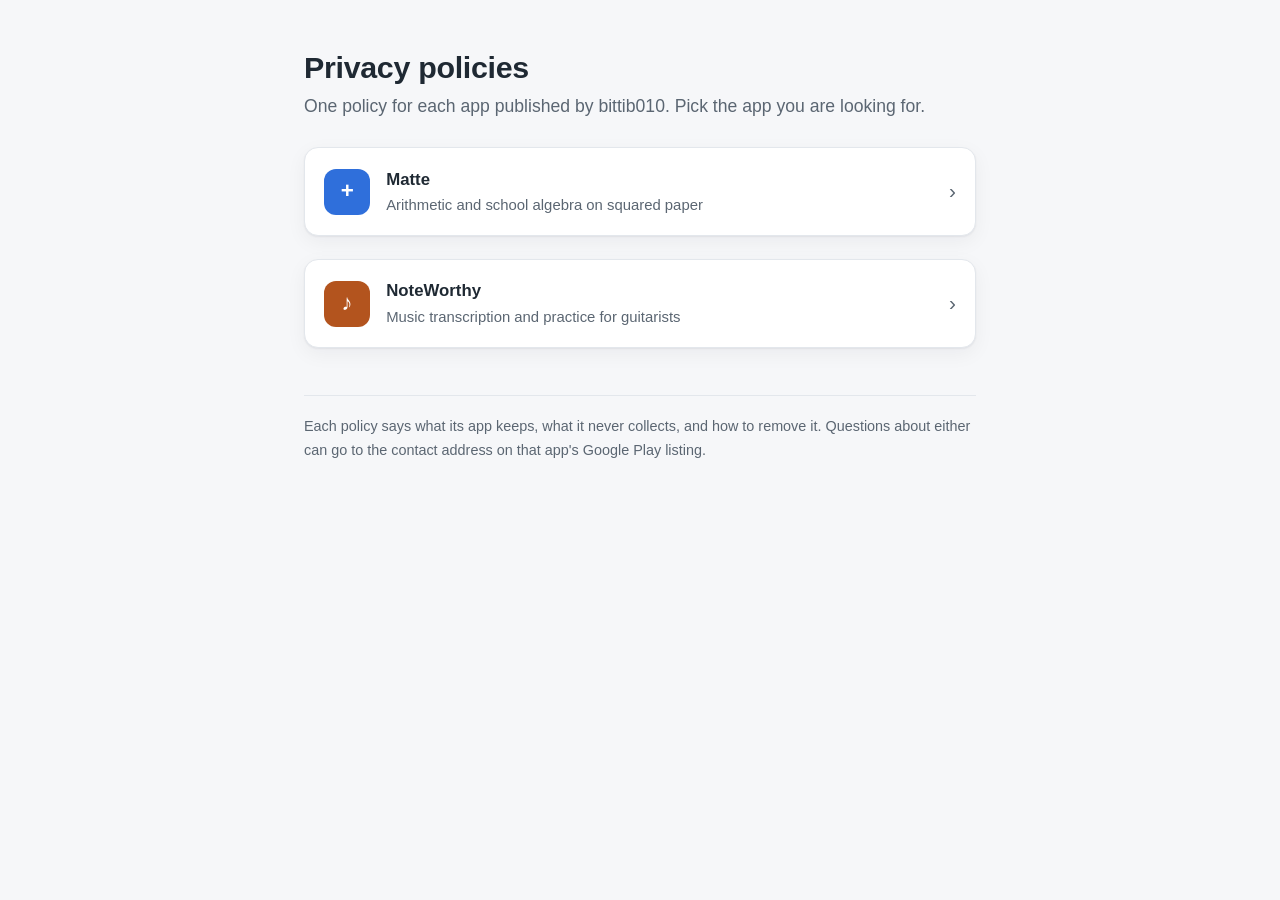
<file: index.html>
<!DOCTYPE html>
<html lang="en">
<head>
  <meta charset="UTF-8">
  <meta name="viewport" content="width=device-width, initial-scale=1">
  <title>Privacy policies – bittib010</title>
  <meta name="description" content="Privacy policies for the apps published by bittib010: Matte and NoteWorthy.">
  <link rel="stylesheet" href="style.css">
</head>
<body>

<main class="page">

  <h1>Privacy policies</h1>

  <p class="lede">
    One policy for each app published by bittib010. Pick the app you are
    looking for.
  </p>

  <ul class="cards">
    <li>
      <a class="card" href="matte.html">
        <span class="mark matte" aria-hidden="true">+</span>
        <span>
          <span class="name">Matte</span>
          <span class="what">Arithmetic and school algebra on squared paper</span>
        </span>
        <span class="chev" aria-hidden="true">›</span>
      </a>
    </li>
    <li>
      <a class="card" href="noteworthy.html">
        <span class="mark noteworthy" aria-hidden="true">♪</span>
        <span>
          <span class="name">NoteWorthy</span>
          <span class="what">Music transcription and practice for guitarists</span>
        </span>
        <span class="chev" aria-hidden="true">›</span>
      </a>
    </li>
  </ul>

  <footer>
    <p>
      Each policy says what its app keeps, what it never collects, and how to
      remove it. Questions about either can go to the contact address on that
      app's Google Play listing.
    </p>
  </footer>

</main>

</body>
</html>
</file>
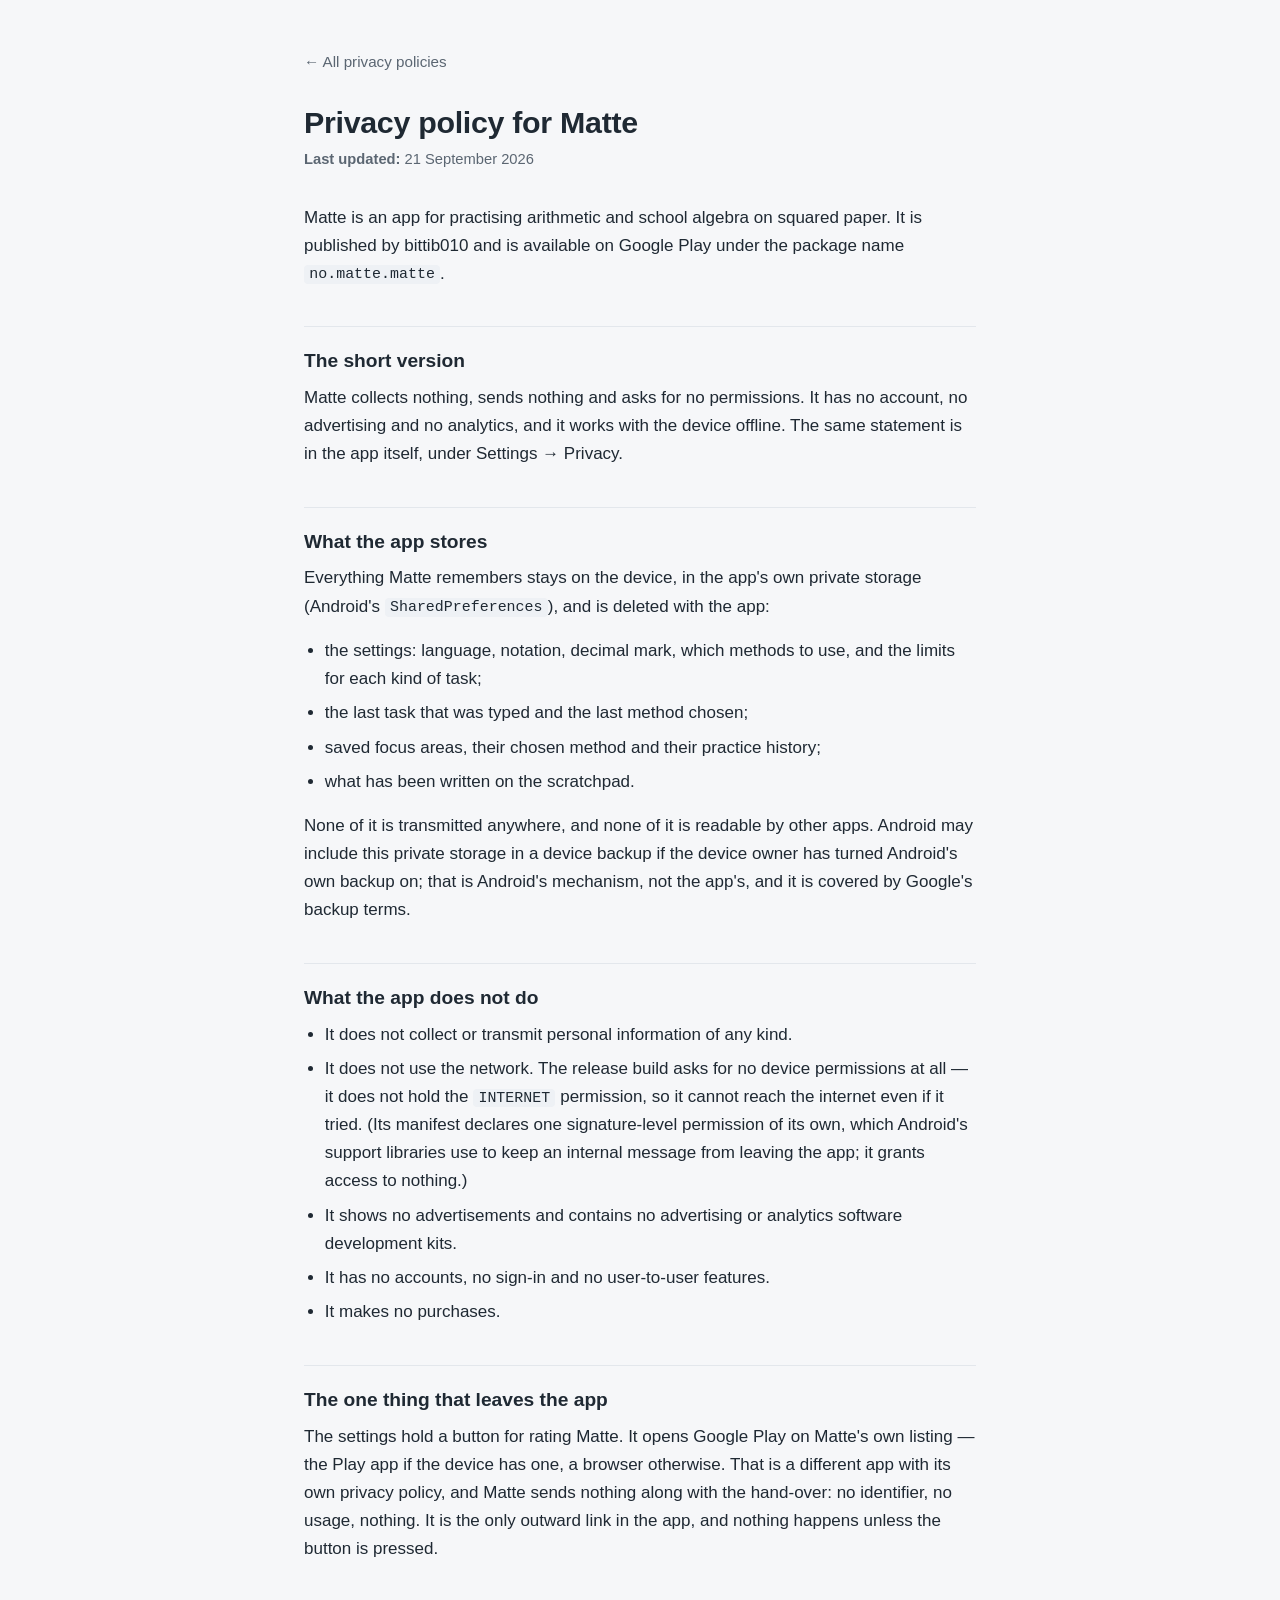
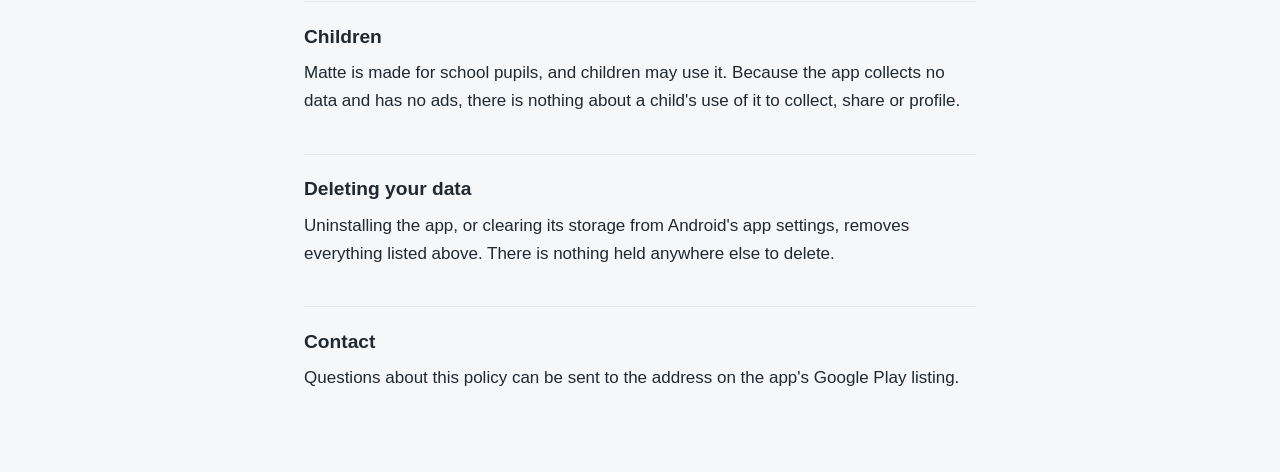
<file: matte.html>
<!DOCTYPE html>
<html lang="en">
<head>
  <meta charset="UTF-8">
  <meta name="viewport" content="width=device-width, initial-scale=1">
  <title>Privacy Policy – Matte</title>
  <meta name="description" content="Privacy policy for Matte, an app for practising arithmetic and school algebra on squared paper.">
  <link rel="stylesheet" href="style.css">
</head>
<body>

<main class="page">

<a class="back" href="./">← All privacy policies</a>

<h1>Privacy policy for Matte</h1>

<p class="meta"><strong>Last updated:</strong> 21 September 2026</p>

<p>
Matte is an app for practising arithmetic and school algebra on squared paper.
It is published by bittib010 and is available on Google Play under the package
name <code>no.matte.matte</code>.
</p>

<h2>The short version</h2>

<p>
Matte collects nothing, sends nothing and asks for no permissions. It has no
account, no advertising and no analytics, and it works with the device
offline. The same statement is in the app itself, under Settings → Privacy.
</p>

<h2>What the app stores</h2>

<p>
Everything Matte remembers stays on the device, in the app's own private
storage (Android's <code>SharedPreferences</code>), and is deleted with the app:
</p>

<ul>
  <li>the settings: language, notation, decimal mark, which methods to use, and the limits for each kind of task;</li>
  <li>the last task that was typed and the last method chosen;</li>
  <li>saved focus areas, their chosen method and their practice history;</li>
  <li>what has been written on the scratchpad.</li>
</ul>

<p>
None of it is transmitted anywhere, and none of it is readable by other apps.
Android may include this private storage in a device backup if the device
owner has turned Android's own backup on; that is Android's mechanism, not
the app's, and it is covered by Google's backup terms.
</p>

<h2>What the app does not do</h2>

<ul>
  <li>It does not collect or transmit personal information of any kind.</li>
  <li>
    It does not use the network. The release build asks for no device
    permissions at all — it does not hold the <code>INTERNET</code> permission,
    so it cannot reach the internet even if it tried. (Its manifest declares one
    signature-level permission of its own, which Android's support libraries use
    to keep an internal message from leaving the app; it grants access to
    nothing.)
  </li>
  <li>It shows no advertisements and contains no advertising or analytics software development kits.</li>
  <li>It has no accounts, no sign-in and no user-to-user features.</li>
  <li>It makes no purchases.</li>
</ul>

<h2>The one thing that leaves the app</h2>

<p>
The settings hold a button for rating Matte. It opens Google Play on Matte's
own listing — the Play app if the device has one, a browser otherwise. That is
a different app with its own privacy policy, and Matte sends nothing along
with the hand-over: no identifier, no usage, nothing. It is the only outward
link in the app, and nothing happens unless the button is pressed.
</p>

<h2>Children</h2>

<p>
Matte is made for school pupils, and children may use it. Because the app
collects no data and has no ads, there is nothing about a child's use of it to
collect, share or profile.
</p>

<h2>Deleting your data</h2>

<p>
Uninstalling the app, or clearing its storage from Android's app settings,
removes everything listed above. There is nothing held anywhere else to
delete.
</p>

<h2>Contact</h2>

<p>
Questions about this policy can be sent to the address on the app's Google
Play listing.
</p>

</main>

</body>
</html>
</file>
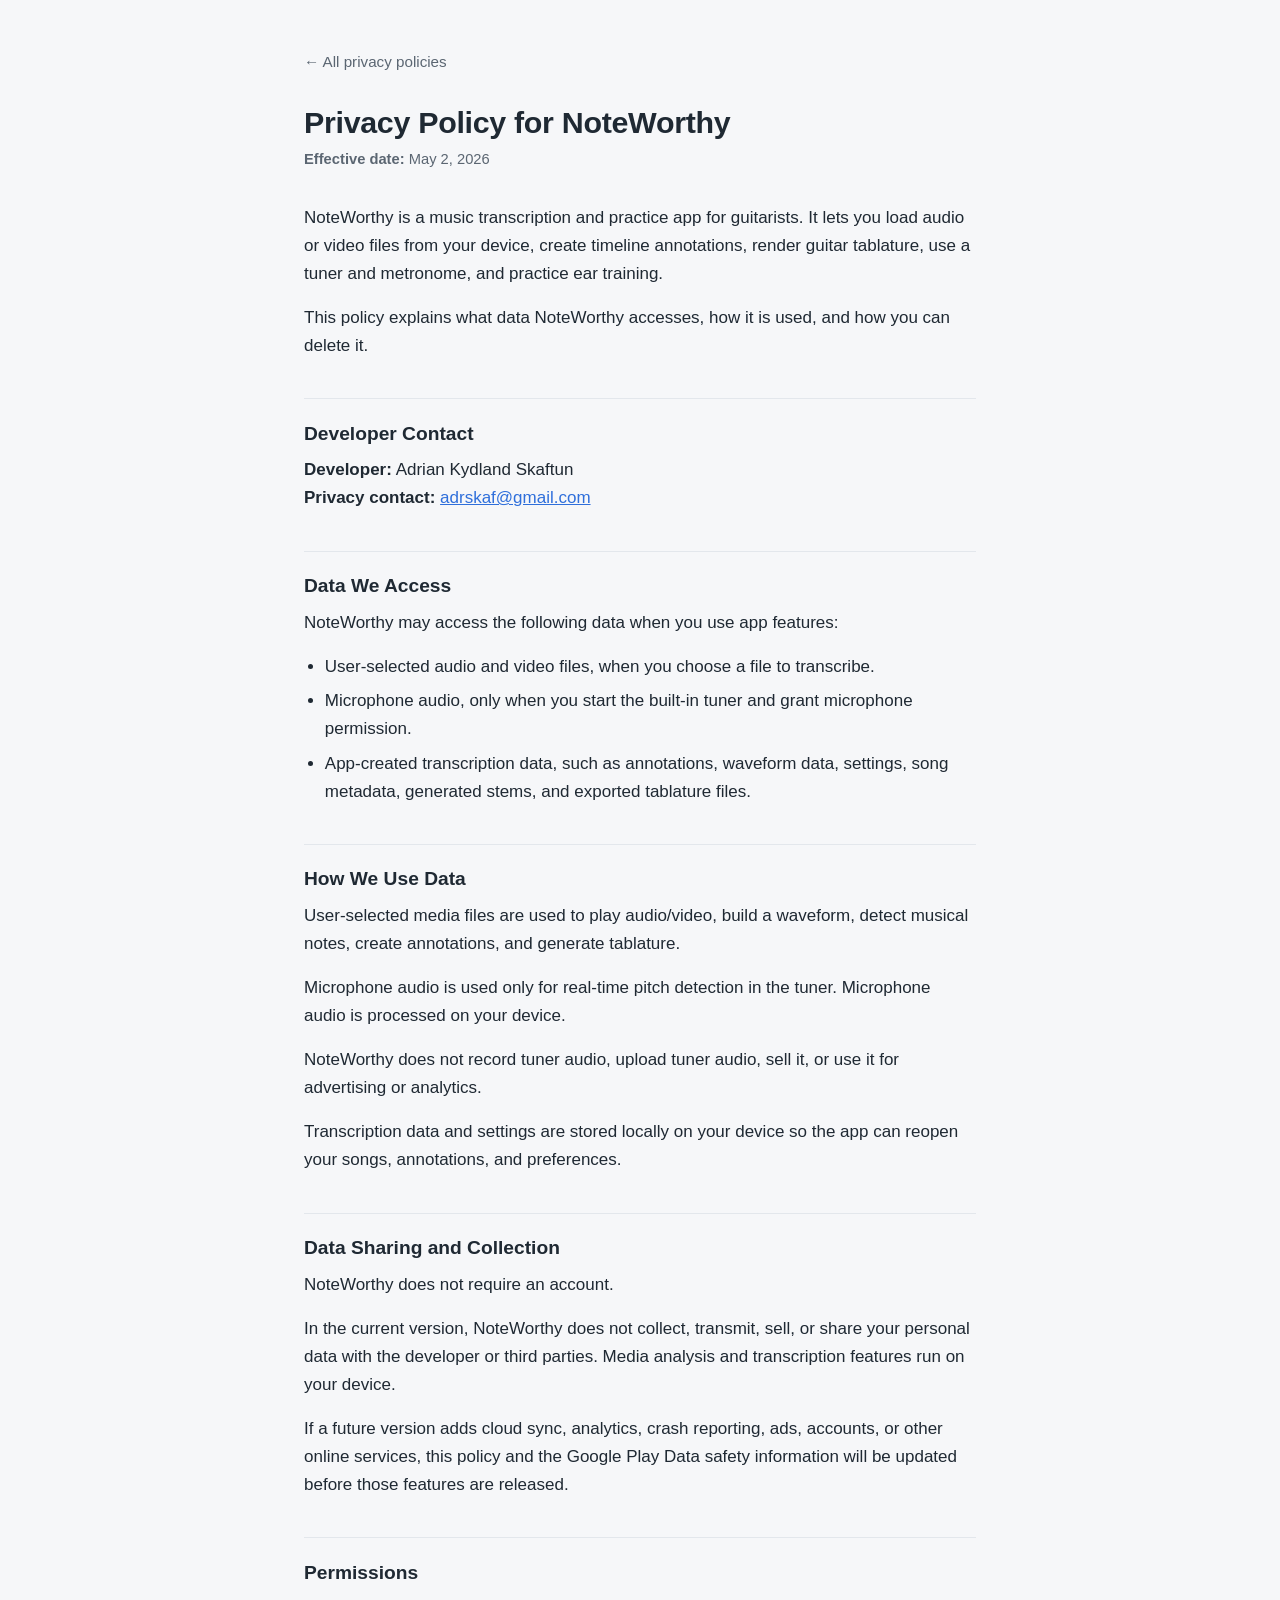
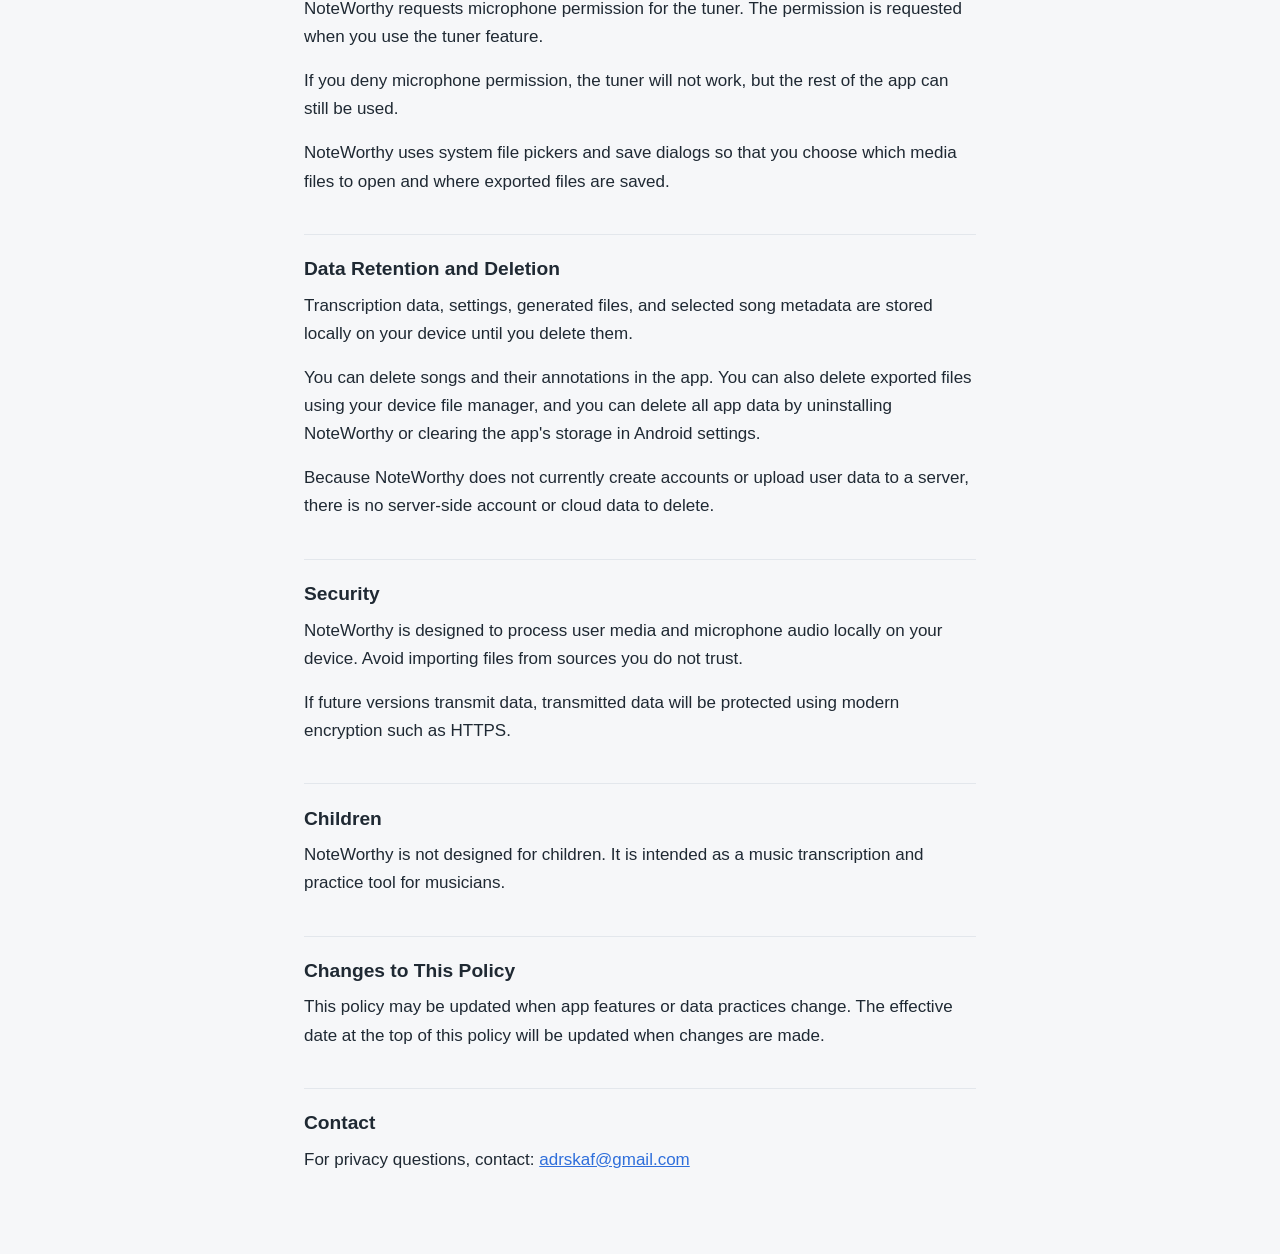
<file: noteworthy.html>
<!DOCTYPE html>
<html lang="en">
<head>
  <meta charset="UTF-8">
  <meta name="viewport" content="width=device-width, initial-scale=1">
  <title>Privacy Policy – NoteWorthy</title>
  <meta name="description" content="Privacy policy for NoteWorthy, a music transcription and practice app for guitarists.">
  <link rel="stylesheet" href="style.css">
</head>
<body>

<main class="page">

<a class="back" href="./">← All privacy policies</a>

<h1>Privacy Policy for NoteWorthy</h1>

<p class="meta"><strong>Effective date:</strong> May 2, 2026</p>

<p>
NoteWorthy is a music transcription and practice app for guitarists.
It lets you load audio or video files from your device, create timeline annotations,
render guitar tablature, use a tuner and metronome, and practice ear training.
</p>

<p>
This policy explains what data NoteWorthy accesses, how it is used, and how you can delete it.
</p>

<h2>Developer Contact</h2>

<p>
<strong>Developer:</strong> Adrian Kydland Skaftun<br>
<strong>Privacy contact:</strong> <a href="mailto:adrskaf@gmail.com">adrskaf@gmail.com</a>
</p>

<h2>Data We Access</h2>

<p>NoteWorthy may access the following data when you use app features:</p>

<ul>
  <li>User-selected audio and video files, when you choose a file to transcribe.</li>
  <li>Microphone audio, only when you start the built-in tuner and grant microphone permission.</li>
  <li>
    App-created transcription data, such as annotations, waveform data, settings,
    song metadata, generated stems, and exported tablature files.
  </li>
</ul>

<h2>How We Use Data</h2>

<p>
User-selected media files are used to play audio/video, build a waveform,
detect musical notes, create annotations, and generate tablature.
</p>

<p>
Microphone audio is used only for real-time pitch detection in the tuner.
Microphone audio is processed on your device.
</p>

<p>
NoteWorthy does not record tuner audio, upload tuner audio, sell it,
or use it for advertising or analytics.
</p>

<p>
Transcription data and settings are stored locally on your device so the app can reopen
your songs, annotations, and preferences.
</p>

<h2>Data Sharing and Collection</h2>

<p>
NoteWorthy does not require an account.
</p>

<p>
In the current version, NoteWorthy does not collect, transmit, sell,
or share your personal data with the developer or third parties.
Media analysis and transcription features run on your device.
</p>

<p>
If a future version adds cloud sync, analytics, crash reporting, ads,
accounts, or other online services, this policy and the Google Play
Data safety information will be updated before those features are released.
</p>

<h2>Permissions</h2>

<p>
NoteWorthy requests microphone permission for the tuner.
The permission is requested when you use the tuner feature.
</p>

<p>
If you deny microphone permission, the tuner will not work,
but the rest of the app can still be used.
</p>

<p>
NoteWorthy uses system file pickers and save dialogs so that you choose
which media files to open and where exported files are saved.
</p>

<h2>Data Retention and Deletion</h2>

<p>
Transcription data, settings, generated files, and selected song metadata
are stored locally on your device until you delete them.
</p>

<p>
You can delete songs and their annotations in the app.
You can also delete exported files using your device file manager,
and you can delete all app data by uninstalling NoteWorthy
or clearing the app's storage in Android settings.
</p>

<p>
Because NoteWorthy does not currently create accounts or upload user data
to a server, there is no server-side account or cloud data to delete.
</p>

<h2>Security</h2>

<p>
NoteWorthy is designed to process user media and microphone audio locally
on your device. Avoid importing files from sources you do not trust.
</p>

<p>
If future versions transmit data, transmitted data will be protected
using modern encryption such as HTTPS.
</p>

<h2>Children</h2>

<p>
NoteWorthy is not designed for children.
It is intended as a music transcription and practice tool for musicians.
</p>

<h2>Changes to This Policy</h2>

<p>
This policy may be updated when app features or data practices change.
The effective date at the top of this policy will be updated when changes are made.
</p>

<h2>Contact</h2>

<p>
For privacy questions, contact:
<a href="mailto:adrskaf@gmail.com">adrskaf@gmail.com</a>
</p>

</main>

</body>
</html>
</file>
<file: style.css>
/* One stylesheet for the front page and every policy, so they read as one
   site. Colours are tokens on :root and redefined for a dark screen. */

:root {
  --bg: #f6f7f9;
  --surface: #ffffff;
  --text: #1f2933;
  --muted: #5b6672;
  --line: #e3e7ec;
  --accent: #2f6fdb;
  --accent-soft: #e9f0fd;
  --code-bg: #eef1f5;
  --shadow: 0 1px 2px rgba(15, 23, 32, 0.06), 0 6px 20px rgba(15, 23, 32, 0.05);
}

@media (prefers-color-scheme: dark) {
  :root {
    --bg: #15171c;
    --surface: #1d2027;
    --text: #e7eaef;
    --muted: #9aa5b1;
    --line: #2c313a;
    --accent: #7fa8f0;
    --accent-soft: #232c3b;
    --code-bg: #262b34;
    --shadow: 0 1px 2px rgba(0, 0, 0, 0.4), 0 6px 20px rgba(0, 0, 0, 0.3);
  }
}

* { box-sizing: border-box; }

html { -webkit-text-size-adjust: 100%; }

body {
  margin: 0;
  background: var(--bg);
  color: var(--text);
  font-family: -apple-system, BlinkMacSystemFont, "Segoe UI", Roboto, "Helvetica Neue",
    Arial, sans-serif;
  font-size: 17px;
  line-height: 1.65;
}

.page {
  max-width: 44rem;
  margin: 0 auto;
  padding: 3rem 16px 4rem;
}

h1 {
  font-size: 1.9rem;
  line-height: 1.25;
  margin: 0 0 0.4rem;
  letter-spacing: -0.01em;
}

h2 {
  font-size: 1.2rem;
  line-height: 1.3;
  margin: 2.4rem 0 0.6rem;
  padding-top: 1.4rem;
  border-top: 1px solid var(--line);
}

p, ul { margin: 0 0 1rem; }

ul { padding-left: 1.3rem; }

li { margin-bottom: 0.4rem; }

a { color: var(--accent); }

a:hover { text-decoration: none; }

code {
  background: var(--code-bg);
  border-radius: 4px;
  padding: 0.1em 0.35em;
  font-family: ui-monospace, SFMono-Regular, Menlo, Consolas, monospace;
  font-size: 0.88em;
}

.lede {
  font-size: 1.1rem;
  color: var(--muted);
  margin-bottom: 1.6rem;
}

.meta {
  color: var(--muted);
  font-size: 0.92rem;
  margin-bottom: 2rem;
}

.back {
  display: inline-block;
  margin-bottom: 1.8rem;
  font-size: 0.95rem;
  text-decoration: none;
  color: var(--muted);
}

.back:hover { color: var(--accent); }

/* The front page: one card per app. */

.cards {
  list-style: none;
  padding: 0;
  margin: 0 0 2.5rem;
  display: grid;
  gap: 1rem;
}

.card {
  display: flex;
  align-items: center;
  gap: 1rem;
  padding: 1.1rem 1.2rem;
  background: var(--surface);
  border: 1px solid var(--line);
  border-radius: 14px;
  box-shadow: var(--shadow);
  text-decoration: none;
  color: inherit;
  transition: border-color 120ms ease, transform 120ms ease;
}

.card:hover,
.card:focus-visible {
  border-color: var(--accent);
  transform: translateY(-1px);
}

.card .mark {
  flex: 0 0 auto;
  width: 46px;
  height: 46px;
  border-radius: 12px;
  display: grid;
  place-items: center;
  font-size: 1.4rem;
  font-weight: 600;
  color: #ffffff;
}

.card .mark.matte { background: #2f6fdb; }

.card .mark.noteworthy { background: #b3541e; }

.card .name {
  font-weight: 600;
  font-size: 1.05rem;
  display: block;
}

.card .what {
  color: var(--muted);
  font-size: 0.93rem;
  display: block;
}

.card .chev {
  margin-left: auto;
  color: var(--muted);
  font-size: 1.3rem;
  line-height: 1;
}

footer {
  border-top: 1px solid var(--line);
  padding-top: 1.2rem;
  color: var(--muted);
  font-size: 0.9rem;
}

@media (max-width: 480px) {
  body { font-size: 16px; }
  .page { padding-top: 2rem; }
  h1 { font-size: 1.6rem; }
}
</file>
